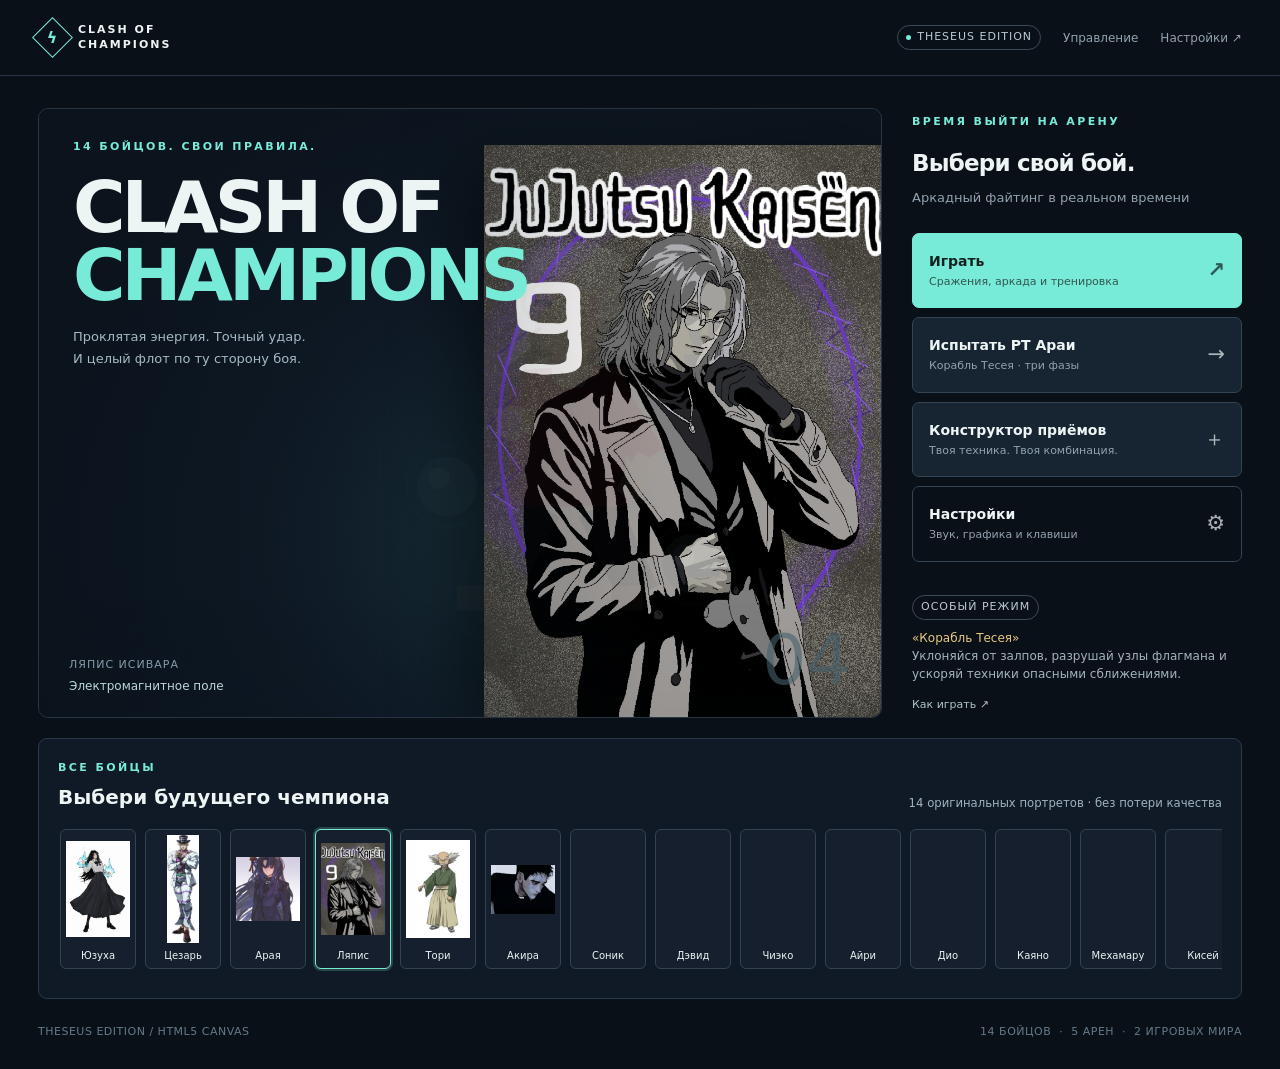
<file: clash-of-champions-ultimate/index.html>
<!doctype html>
<html lang="ru"><head><meta charset="utf-8"><meta name="viewport" content="width=device-width,initial-scale=1,viewport-fit=cover"><meta name="theme-color" content="#0b1119"><meta name="description" content="Clash of Champions: 14 бойцов, 5 арен, конструктор техник и корабельное испытание Корабль Тесея."><title>Clash of Champions — Корабль Тесея</title>
<link rel="stylesheet" href="styles.css"><link rel="stylesheet" href="portraits.css"></head><body><header class="topbar"><div class="brand" onclick="App.home()"><div class="mark"><b>ϟ</b></div><div class="brand-name">CLASH OF<br>CHAMPIONS</div></div><nav class="topnav"><span class="pill"><i class="dot"></i> THESEUS EDITION</span><button onclick="App.help()">Управление</button><button onclick="App.settings()">Настройки ↗</button></nav></header><main id="app"></main><div id="modalRoot"></div><div id="toast" class="toast hidden" role="status"></div>
<script src="src/core.js"></script>
<script src="src/app.js"></script>
<script src="src/fight.js"></script>
<script src="src/rt.js"></script>
<script src="src/network.js"></script>
<script src="src/portraits.js"></script>
<script src="src/ai-enhanced.js"></script>
<script src="src/combat-refinements.js"></script>
<script src="src/rt-abilities.js"></script>
<script src="src/boot.js"></script>
</body></html>
</file>
<file: clash-of-champions-ultimate/styles.css>
:root{--bg:#0a1018;--panel:#101a27;--line:#273443;--ink:#edf4f4;--muted:#91a2ae;--cyan:#78ead8;--pink:#ff718c;--gold:#e8c783;--violet:#b79bff}*{box-sizing:border-box}body{margin:0;background:var(--bg);color:var(--ink);font:14px/1.5 system-ui,-apple-system,Segoe UI,sans-serif;overflow-x:hidden}button,input,select,textarea{font:inherit}button{cursor:pointer;color:inherit;background:#172432;border:1px solid #344452;border-radius:7px;padding:12px 18px;transition:background .16s,transform .16s,border-color .16s;touch-action:manipulation}button:hover{background:#223646;border-color:var(--cyan)}button:active{transform:translateY(1px)}button:focus-visible,input:focus-visible,select:focus-visible,textarea:focus-visible{outline:2px solid var(--cyan);outline-offset:3px}button:disabled{opacity:.35;cursor:default}input,select,textarea{background:#0b141f;border:1px solid var(--line);border-radius:5px;color:var(--ink);padding:10px;width:100%}textarea{resize:vertical;min-height:76px}input[type=checkbox]{width:18px;height:18px;accent-color:var(--cyan)}input[type=range]{padding:0;accent-color:var(--cyan)}h1,h2,h3,p{margin:0}h2{font-size:28px;letter-spacing:-.8px}h3{font-size:17px}small,.muted{color:var(--muted)}.eyebrow{font-size:11px;font-weight:650;letter-spacing:2.4px;text-transform:uppercase;color:var(--cyan)}.primary{background:var(--cyan);color:#10211e;border-color:var(--cyan);font-weight:750}.primary:hover{background:#a4f8e9}.danger{border-color:#824255;color:#ff95a9}.ghost{background:transparent}.pill{display:inline-flex;align-items:center;gap:6px;border:1px solid #3a4c58;padding:3px 8px;border-radius:20px;color:#b9c9d0;font-size:11px;letter-spacing:1px}.dot{width:5px;height:5px;background:var(--cyan);border-radius:50%}.row{display:flex;gap:12px;align-items:center}.spread{justify-content:space-between}.wrap{flex-wrap:wrap}.stack{display:grid;gap:13px}.hidden{display:none!important}.section-line{height:1px;background:var(--line);margin:24px 0}.topbar{height:76px;max-width:1360px;margin:auto;padding:0 38px;display:flex;align-items:center;justify-content:space-between;border-bottom:1px solid var(--line)}.brand{display:flex;align-items:center;gap:11px;cursor:pointer}.mark{width:29px;height:29px;border:1px solid var(--cyan);transform:rotate(45deg);display:grid;place-items:center}.mark b{transform:rotate(-45deg);font-size:16px;color:var(--cyan)}.brand-name{font-size:11px;line-height:1.3;font-weight:800;letter-spacing:2px}.topnav{display:flex;gap:22px;align-items:center}.topnav button{padding:6px 0;border:0;border-radius:0;background:none;font-size:12px;color:var(--muted)}.topnav button:hover{color:var(--cyan)}main{max-width:1360px;margin:auto;padding:32px 38px 28px}.home-grid{display:grid;grid-template-columns:minmax(0,1fr) 330px;min-height:610px;gap:30px}.hero{position:relative;min-height:610px;overflow:hidden;border:1px solid var(--line);border-radius:10px;background:radial-gradient(ellipse at 60% 70%,#1c3740 0,#101c29 40%,#0c141d 80%)}#homeArt{position:absolute;inset:0;width:100%;height:100%}.hero-copy{position:absolute;z-index:1;left:34px;top:30px;pointer-events:none}.hero h1{font-size:clamp(40px,5.6vw,78px);line-height:.96;letter-spacing:-4px;font-weight:900;margin:17px 0 16px}.hero h1 span{color:var(--cyan)}.hero-copy p{max-width:280px;color:#a5bac4;line-height:1.65;font-size:13px}.hero-bottom{position:absolute;bottom:22px;left:30px;right:30px;display:flex;align-items:end;justify-content:space-between}.hero-bottom span{font-size:11px;color:#829da9;letter-spacing:1px}.hero-number{font-size:70px;font-weight:200;line-height:1;color:#47616b;opacity:.6}.menu{display:flex;flex-direction:column;padding-top:6px}.menu h2{font-size:23px;margin:15px 0 8px}.menu>p{color:var(--muted);font-size:13px;margin-bottom:25px}.mode-btn{text-align:left;display:flex;align-items:center;justify-content:space-between;padding:17px 16px;margin-bottom:9px;position:relative}.mode-btn b{display:block;font-size:14px}.mode-btn small{display:block;font-size:11px;font-weight:400;margin-top:2px}.mode-btn.primary small{color:#32574f}.arrow{font-size:21px;opacity:.7}.feature{margin-top:auto;padding-top:22px}.feature p{color:#a4b4bc;font-size:12px;margin:9px 0}.feature strong{color:var(--gold);font-weight:500}.footer{margin-top:25px;display:flex;justify-content:space-between;color:#637a89;font-size:11px;letter-spacing:.5px}.screen-head{display:flex;justify-content:space-between;align-items:center;margin-bottom:23px;gap:12px}.screen-head h2{margin-top:5px}.select-layout{display:grid;grid-template-columns:1fr 315px;gap:22px}.roster{display:grid;grid-template-columns:repeat(7,minmax(0,1fr));gap:9px}.char-card{padding:0;text-align:left;overflow:hidden;position:relative;min-width:0;background:#111e2b}.char-card svg{width:100%;height:116px;display:block}.char-card .cc-copy{padding:8px 9px 11px;border-top:1px solid #263441;line-height:1.3}.char-card b{font-size:11px;display:block;white-space:nowrap;overflow:hidden;text-overflow:ellipsis}.char-card small{font-size:9px}.char-card.p1{border-color:var(--cyan);box-shadow:0 0 0 1px var(--cyan)}.char-card.p2{border-color:var(--pink);box-shadow:0 0 0 1px var(--pink)}.char-card .badge{position:absolute;top:6px;left:6px;background:var(--cyan);color:#0c221d;font-size:9px;padding:2px 5px;border-radius:3px;font-weight:800}.char-card .badge.two{background:var(--pink)}.panel{background:var(--panel);border:1px solid var(--line);padding:19px;border-radius:8px}.fighter-info{display:flex;align-items:center;gap:15px;margin-bottom:14px}.fighter-info svg{width:70px;height:85px;background:#172735;border-radius:5px}.fighter-info h3{line-height:1.25}.stats{display:grid;grid-template-columns:repeat(3,1fr);gap:8px;text-align:center;margin-bottom:15px}.stats div{background:#0b151f;padding:8px 2px;border-radius:4px}.stats b{font-size:18px;display:block;font-weight:650}.stats small{font-size:10px}.skill-info{border-top:1px solid var(--line);padding:8px 0;font-size:11px}.skill-info b{font-size:12px;font-weight:550;display:block}.skill-info em{float:right;color:var(--muted);font-style:normal}.select-tab{padding:7px 12px;font-size:12px}.select-tab.active{background:#234039;border-color:var(--cyan);color:var(--cyan)}.select-tab.enemy.active{background:#412632;color:var(--pink);border-color:var(--pink)}.settings-grid{display:grid;grid-template-columns:repeat(3,1fr);gap:14px;margin-top:20px}.field label{display:block;color:var(--muted);font-size:11px;letter-spacing:.5px;margin-bottom:6px}.rule-list{display:flex;flex-wrap:wrap;gap:6px;margin-top:12px}.rule{padding:6px 10px;font-size:10px;border-radius:4px}.rule.active{background:#314b3c;color:#bdf4ca;border-color:#749c79}.select-footer{display:flex;justify-content:space-between;gap:16px;align-items:center;margin-top:20px}.control-hint{font-size:11px;color:#8ca1ae}kbd{display:inline-grid;place-items:center;border:1px solid #45515c;border-bottom-width:2px;border-radius:4px;padding:1px 5px;font:11px system-ui;color:#d0dddf;margin:0 2px}.arena-preview{display:flex;gap:6px;margin-top:15px}.arena-chip{height:52px;flex:1;position:relative;overflow:hidden;border-radius:5px;border:1px solid var(--line);cursor:pointer;background:#132134}.arena-chip.selected{border-color:var(--cyan)}.arena-chip span{position:absolute;bottom:0;left:0;right:0;font-size:9px;background:#09121ba8;text-align:center;padding:3px}.arena-chip:nth-child(2){background:linear-gradient(100deg,#303451,#122335 50%,#85475d)}.arena-chip:nth-child(3){background:linear-gradient(#66533d,#29221c)}.arena-chip:nth-child(4){background:linear-gradient(#8a5750,#162935)}.arena-chip:nth-child(5){background:linear-gradient(#567982,#273d39)}
/* Combat */
body.playing .topbar{display:none}body.playing main{padding:0;max-width:none}.game-shell{max-width:1500px;margin:auto;height:100dvh;display:flex;flex-direction:column;background:#080f19}.game-top{display:flex;justify-content:space-between;align-items:center;padding:8px 18px;border-bottom:1px solid #263442;flex-shrink:0}.game-top .pill{font-size:9px}.game-top button{padding:4px 10px;font-size:12px}.viewport{position:relative;flex:1;min-height:0;display:flex;align-items:center;justify-content:center;overflow:hidden}#gameCanvas{display:block;width:100%;height:100%;object-fit:contain;touch-action:none}.hud{position:absolute;top:14px;left:3%;right:3%;display:grid;grid-template-columns:1fr 100px 1fr;gap:20px;pointer-events:none}.hud-side{max-width:420px}.hud-side.right{justify-self:end;width:100%;text-align:right}.hud-label{display:flex;justify-content:space-between;align-items:center;font-size:13px;margin-bottom:4px;text-shadow:0 2px 5px #000}.hud-label strong{font-size:13px}.hp-track{height:15px;background:#35232e;border:1px solid #4e5261;transform:skewX(-12deg);position:relative;overflow:hidden}.hp-fill{background:linear-gradient(90deg,#4ca698,#9aecd2);height:100%;transition:width .08s}.right .hp-fill{background:linear-gradient(90deg,#f48a99,#b9466b);margin-left:auto}.pe-track{height:5px;background:#2d2443;margin-top:6px}.pe-fill{height:100%;background:#a593ed}.guard-track{height:3px;margin-top:4px;background:#202e3a}.guard-fill{height:100%;background:#6d91ae}.hud-meta{font-size:10px;color:#b7bdcc;margin-top:4px}.timer{font-size:35px;line-height:1.1;text-align:center;color:var(--gold);font-variant-numeric:tabular-nums;font-weight:300}.round-dots{color:#92f1d6;font-size:12px;text-align:center;letter-spacing:3px;margin-top:5px}.combat-footer{padding:10px 20px 12px;display:flex;justify-content:space-between;align-items:center;gap:12px;border-top:1px solid #263442;background:#0c1622;flex-shrink:0}.skills-bar{display:flex;gap:7px;flex-wrap:wrap}.skill-key{position:relative;text-align:left;padding:8px 11px;min-width:110px;border:1px solid #2b4151;background:#13212e;font-size:11px;overflow:hidden;border-radius:5px}.skill-key b{display:block;font-size:10px;letter-spacing:.3px}.skill-key span{font-size:10px;color:#9fb0c1}.skill-key .cool{position:absolute;bottom:0;left:0;height:2px;background:var(--cyan)}.skill-key.unready{opacity:.55}.rt-gauge{height:5px;background:#372c46;max-width:210px;margin:5px 0 0 auto}.rt-gauge div{height:100%;background:#b79bff}.announcement{position:absolute;left:15%;right:15%;top:43%;text-align:center;font-size:clamp(24px,5vw,56px);letter-spacing:3px;text-shadow:0 3px 20px #000;font-weight:800;pointer-events:none}.announce-sub{font-size:13px;letter-spacing:1px;color:#c3e6e7;margin-top:8px;font-weight:400}.rt-top-info{position:absolute;top:122px;left:3%;right:3%;display:flex;justify-content:space-between;gap:20px;pointer-events:none;font-size:11px}.graze-block{width:195px;color:#d8c490}.graze-track{height:4px;background:#3f3540;margin:4px 0}.graze-track div{background:#ebd088;height:100%}.phase-info{text-align:right;color:#b8a6c3;max-width:300px}.phase-info b{display:block;color:#ead8bc;font-size:12px}.training-tools{position:absolute;bottom:10px;left:16px;display:flex;gap:6px;flex-wrap:wrap;max-width:85%;z-index:2}.training-tools select{width:130px;font-size:10px;padding:5px}.training-tools button{font-size:10px;padding:5px 8px}.target-button{font-size:10px;padding:5px 10px}.touch-panel{display:none;justify-content:space-between;gap:8px;padding:8px 12px;background:#0a1420;flex-shrink:0;user-select:none;-webkit-user-select:none}.touch-panel.visible{display:flex}.dpad{display:grid;grid-template-columns:repeat(3,42px);grid-template-rows:repeat(2,40px);gap:3px}.touch-panel button{touch-action:none;padding:3px;border-radius:6px;font-size:13px;background:#182b39;color:#cfeae6}.dpad button[data-act=up]{grid-column:2}.dpad button[data-act=left]{grid-column:1;grid-row:2}.dpad button[data-act=down]{grid-column:2;grid-row:2}.dpad button[data-act=right]{grid-column:3;grid-row:2}.touch-actions{display:grid;grid-template-columns:repeat(4,42px);gap:4px}.touch-actions button{font-size:11px}.touch-panel .held{background:#336759}.toast{position:fixed;bottom:24px;left:50%;transform:translateX(-50%);background:#203c42;border:1px solid #6ba394;border-radius:6px;color:#effffb;padding:10px 20px;max-width:90%;z-index:100;box-shadow:0 10px 30px #0008;font-size:12px;pointer-events:none}.modal-wrap{position:fixed;inset:0;background:#030810d9;backdrop-filter:blur(8px);display:flex;align-items:center;justify-content:center;z-index:30;padding:20px}.modal{width:620px;max-width:100%;max-height:88dvh;overflow-y:auto;background:#111d2a;border:1px solid #3c5261;border-radius:11px;padding:26px;box-shadow:0 25px 100px #0009}.modal.wide{width:850px}.modal-header{display:flex;justify-content:space-between;align-items:center;margin-bottom:22px}.modal-header button{padding:5px 11px}.modal .field{margin-bottom:16px}.modal .check{display:flex;align-items:center;gap:10px;color:#b6c7d1;font-size:12px}.two-cols{display:grid;grid-template-columns:1fr 1fr;gap:16px}.help-table{display:grid;grid-template-columns:1fr 1fr;gap:7px 20px;font-size:12px;color:#a9bbc4}.help-table p{display:flex;justify-content:space-between;border-bottom:1px solid #2c3c48;padding:7px 0}.help-note{font-size:12px;color:#b0c4cb;line-height:1.8;margin-top:16px}.binding-list{display:grid;grid-template-columns:1fr 1fr;gap:6px}.binding-list button{font-size:11px;text-align:left;padding:7px 9px;display:flex;justify-content:space-between}.result{text-align:center;padding:20px 0}.result h2{font-size:45px;letter-spacing:-1.5px;margin:12px 0}.result .big-num{font-size:70px;line-height:1;color:var(--gold);font-weight:200;margin:14px}.builder-layout{display:grid;grid-template-columns:225px 1fr 260px;gap:18px}.slot-list{display:grid;gap:7px}.slot-btn{padding:11px;text-align:left;font-size:12px}.slot-btn.active{border-color:var(--cyan);background:#1d3b3c}.slot-btn small{display:block;font-size:10px}.step-card{border:1px solid #344958;background:#111e2a;padding:14px;border-radius:7px;margin-bottom:10px}.step-head{display:flex;gap:8px;align-items:center;margin-bottom:11px}.step-head select{max-width:200px;padding:6px;font-size:12px}.step-head button{margin-left:auto;padding:3px 9px;font-size:12px}.step-grid{display:grid;grid-template-columns:repeat(4,1fr);gap:9px}.step-grid label{font-size:9px;color:var(--muted);display:block}.step-grid input,.step-grid select{font-size:11px;padding:5px}.budget-big{font-size:45px;font-weight:250;letter-spacing:-2px}.budget-track{height:5px;background:#293443;margin:7px 0}.budget-track div{height:100%;background:var(--cyan);transition:width .2s}.budget-big.over{color:var(--pink)}.hintbox{padding:13px;background:#0c1823;border:1px solid #2d4450;border-radius:5px;font-size:11px;color:#9fb7c0;line-height:1.7}.builder-timeline{display:flex;gap:4px;padding:12px 0;min-height:40px}.builder-timeline span{flex:1;background:#2a4c4b;height:7px;border-radius:2px}.network-state{font-size:12px;color:#c6decb;white-space:pre-line}.network-state.error{color:var(--pink)}body.contrast{--bg:#000;--panel:#111;--muted:#ccc;--line:#666;--cyan:#90ffe7}body.warm{--gold:#e7bc87}body.reduced *{scroll-behavior:auto}
@media(min-width:1600px){.hero{min-height:690px}.home-grid{min-height:690px}.char-card svg{height:145px}}@media(max-width:1100px){.roster{grid-template-columns:repeat(5,minmax(0,1fr))}.char-card svg{height:100px}.select-layout{grid-template-columns:1fr 285px}.builder-layout{grid-template-columns:170px 1fr}.builder-aside{grid-column:1/-1}.home-grid{grid-template-columns:minmax(0,1fr) 280px}.hero h1{font-size:55px}.hero-copy{left:25px}.skill-key{min-width:90px}.control-hint.game{display:none}}
@media(max-width:760px){.topbar{height:60px;padding:0 18px}.topnav{gap:14px}.topnav .pill{display:none}main{padding:20px 16px}.home-grid{grid-template-columns:1fr;gap:20px}.hero{min-height:475px}.hero h1{font-size:57px}.hero-copy{left:22px;top:23px}.hero-copy p{max-width:230px}.menu{padding:4px 2px}.menu>p{margin-bottom:15px}.menu .mode-btn{padding:14px 15px}.feature{margin-top:12px}.footer{font-size:9px;gap:15px}.select-layout{grid-template-columns:1fr}.roster{grid-template-columns:repeat(4,minmax(0,1fr))}.char-card svg{height:100px}.select-info{display:grid;grid-template-columns:1fr 1fr;gap:12px}.select-info .fighter-info{grid-column:1/-1;margin:0}.select-info .stats{margin:0}.select-info .skills-info{font-size:10px}.select-info>p{grid-column:1/-1}.settings-grid{grid-template-columns:1fr 1fr}.select-footer{align-items:stretch;flex-direction:column}.select-footer .primary{padding:15px}.screen-head h2{font-size:23px}.builder-layout{grid-template-columns:1fr}.slot-list{grid-template-columns:repeat(3,1fr)}.step-grid{grid-template-columns:repeat(3,1fr)}.builder-aside{grid-column:auto}.two-cols{grid-template-columns:1fr}.modal{padding:20px}.help-table{grid-template-columns:1fr}.hud{grid-template-columns:1fr 56px 1fr;gap:8px;top:9px}.hud-label strong{font-size:10px}.hud-label span{font-size:9px}.hp-track{height:10px}.pe-track{height:4px}.hud-meta{font-size:8px}.timer{font-size:26px}.round-dots{font-size:9px}.combat-footer{padding:7px 10px}.skill-key{min-width:70px;padding:6px 8px;flex:1}.skill-key b{font-size:8px}.skill-key span{font-size:8px}.skills-bar{flex:1;gap:4px}.rt-top-info{top:90px;font-size:9px}.phase-info b{font-size:10px}.graze-block{width:145px}.game-top{padding:6px 12px}.game-top .brand-name{font-size:9px}.game-top .mark{width:20px;height:20px}.announcement{font-size:27px}.touch-actions{grid-template-columns:repeat(4,40px)}.dpad{grid-template-columns:repeat(3,39px)}.touch-panel{padding:7px 10px}.game-top .pill{display:none}}
@media(orientation:landscape) and (max-height:560px){.game-shell{position:relative}.game-top{height:27px}.game-top .brand{display:none}.combat-footer{padding:4px 12px}.skill-key{padding:3px 7px;min-width:90px}.touch-panel.visible{position:absolute;bottom:57px;left:10px;right:10px;background:transparent;pointer-events:none}.touch-panel button{pointer-events:auto;background:#183440c9;opacity:.8}.hud{top:8px}.rt-top-info{top:86px}.topbar{height:48px}.hero{min-height:420px}}
</file>
<file: clash-of-champions-ultimate/portraits.css>
/* The original JPEG/PNG bytes are kept at their native resolution. */
.fighter-portrait {
  position: relative;
  display: grid;
  place-items: center;
  height: 142px;
  min-height: 142px;
  width: 100%;
  overflow: hidden;
  background: radial-gradient(ellipse at center, color-mix(in srgb, var(--portrait-accent) 12%, transparent), #101925 80%);
}
.portrait-original {
  display: block;
  width: 100%;
  height: 100%;
  object-fit: contain;
  object-position: center;
  image-rendering: auto;
}
.fighter-info .fighter-portrait {
  width: 110px;
  height: 130px;
  min-height: 130px;
  flex: 0 0 110px;
  border-radius: 6px;
}
.hero-with-portrait { isolation: isolate; }
.hero-with-portrait #homeArt { opacity: .07; }
.hero-featured-portrait {
  position: absolute;
  z-index: 0;
  right: 0;
  bottom: 0;
  width: 60%;
  height: 94%;
  object-fit: contain;
  object-position: right bottom;
  pointer-events: none;
  image-rendering: auto;
  filter: drop-shadow(-18px 20px 35px #0009);
}
.hero-with-portrait::after {
  content: '';
  position: absolute;
  z-index: 1;
  inset: 0;
  pointer-events: none;
  background: linear-gradient(90deg, #0a121b96 0%, #0a121b4f 39%, transparent 74%);
}
.hero-with-portrait .hero-copy, .hero-with-portrait .hero-bottom { z-index: 2; }
.home-portrait-selector { margin-top: 20px; padding: 17px 19px; background: #101a27; border: 1px solid #28394a; border-radius: 9px; }
.home-portrait-heading { display: flex; flex-wrap: wrap; gap: 10px; align-items: end; justify-content: space-between; padding-bottom: 12px; }
.home-portrait-heading h3 { font-size: 20px; margin: 5px 0 0; }
.home-portrait-heading small { color: #9eb2be; }
.home-portrait-strip { display: grid; grid-template-columns: repeat(14, minmax(76px, 1fr)); gap: 9px; overflow-x: auto; padding: 5px 2px 12px; }
.home-portrait-button {
  padding: 5px;
  min-width: 76px;
  display: flex;
  flex-direction: column;
  align-items: stretch;
  border: 1px solid #344351;
  border-radius: 6px;
  background: #151f2d;
  transition: border-color .15s, transform .15s;
}
.home-portrait-button:hover { border-color: #a1f0d8; transform: translateY(-2px); }
.home-portrait-button.selected { border-color: #79eacf; box-shadow: 0 0 0 2px #79eacf35; }
.home-portrait-button img { width: 100%; height: 108px; object-fit: contain; image-rendering: auto; }
.home-portrait-button span { font-size: 10px; padding-top: 5px; text-align: center; overflow: hidden; white-space: nowrap; text-overflow: ellipsis; }
@media (max-width: 950px) {
  .home-portrait-strip { grid-template-columns: repeat(14, 88px); }
  .hero-featured-portrait { width: 66%; }
}
@media (max-width: 620px) {
  .hero-featured-portrait { width: 72%; height: 83%; opacity: .72; }
  .hero-with-portrait::after { background: linear-gradient(90deg, #0a121bc7 0%, #0a121b6b 45%, transparent); }
  .fighter-portrait { height: 105px; min-height: 105px; }
  .home-portrait-selector { padding: 14px 10px; }
}
</file>
